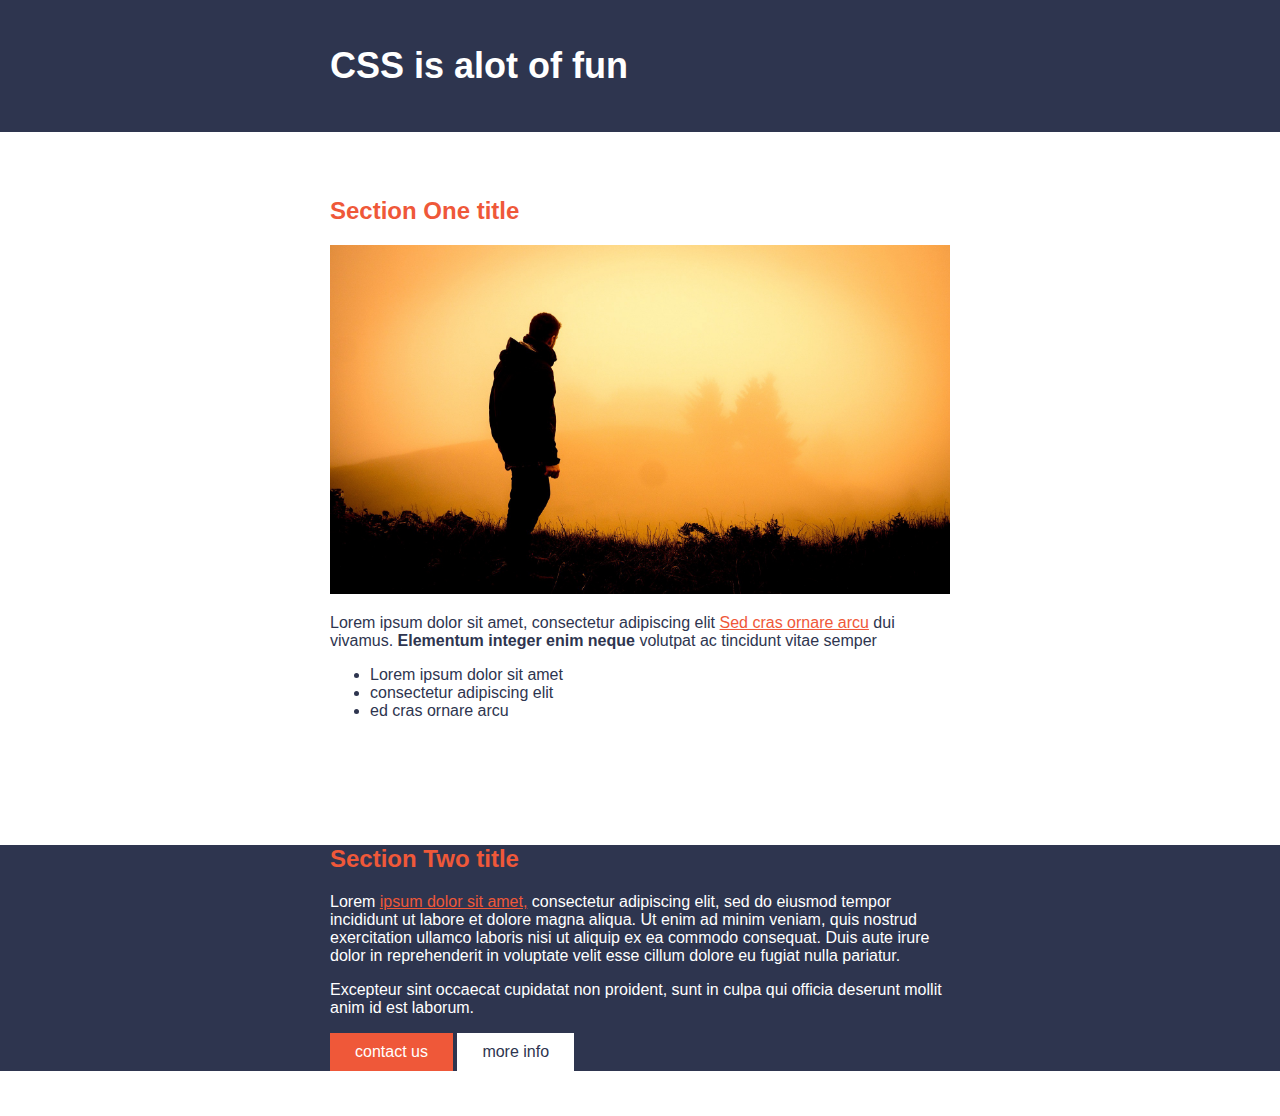
<file: index.html>
<!DOCTYPE html>
<html>
<head>
<link rel="stylesheet" type="text/css" href="css/style.css">
 <title></title>
</head>
<body>
  <header>
   <div class="container">
     <h1>CSS is alot of fun</h1>
   </div>
  </header>

  <section class="section-one">
   <div class="container">
    <h2>Section One title</h2>
    <img src="images/broadway.jpg" alt="fooggy boardwalk">
    <p>Lorem ipsum dolor sit amet, consectetur adipiscing elit <a href="#">Sed cras ornare arcu</a> dui vivamus.
    <strong>Elementum integer enim neque</strong> volutpat ac tincidunt vitae semper</p>

    <ul>
    <li>Lorem ipsum dolor sit amet</li>
    <li>consectetur adipiscing elit</li>
    <li>ed cras ornare arcu</li>
    </ul>
    </div>
 </section>

 <section>
  <div class="section-two">
  <div class="container">
  <h2>Section Two title</h2>

  <p>Lorem  <a href="#">ipsum dolor sit amet,</a> consectetur adipiscing elit, sed do eiusmod tempor incididunt ut labore et dolore magna aliqua. Ut enim ad minim veniam, quis nostrud exercitation ullamco laboris nisi ut aliquip ex ea commodo consequat. Duis aute irure dolor in reprehenderit in voluptate velit esse cillum dolore eu fugiat nulla pariatur.</p>
  <p>Excepteur sint occaecat cupidatat non proident, sunt in culpa qui officia deserunt mollit anim id est laborum.</p>
  <a href="#" class="btn btn-accent">contact us</a>
  <a href="#" class="btn btn-white">more info</a>

  </div>
 </section>

</body>
</html>
</file>
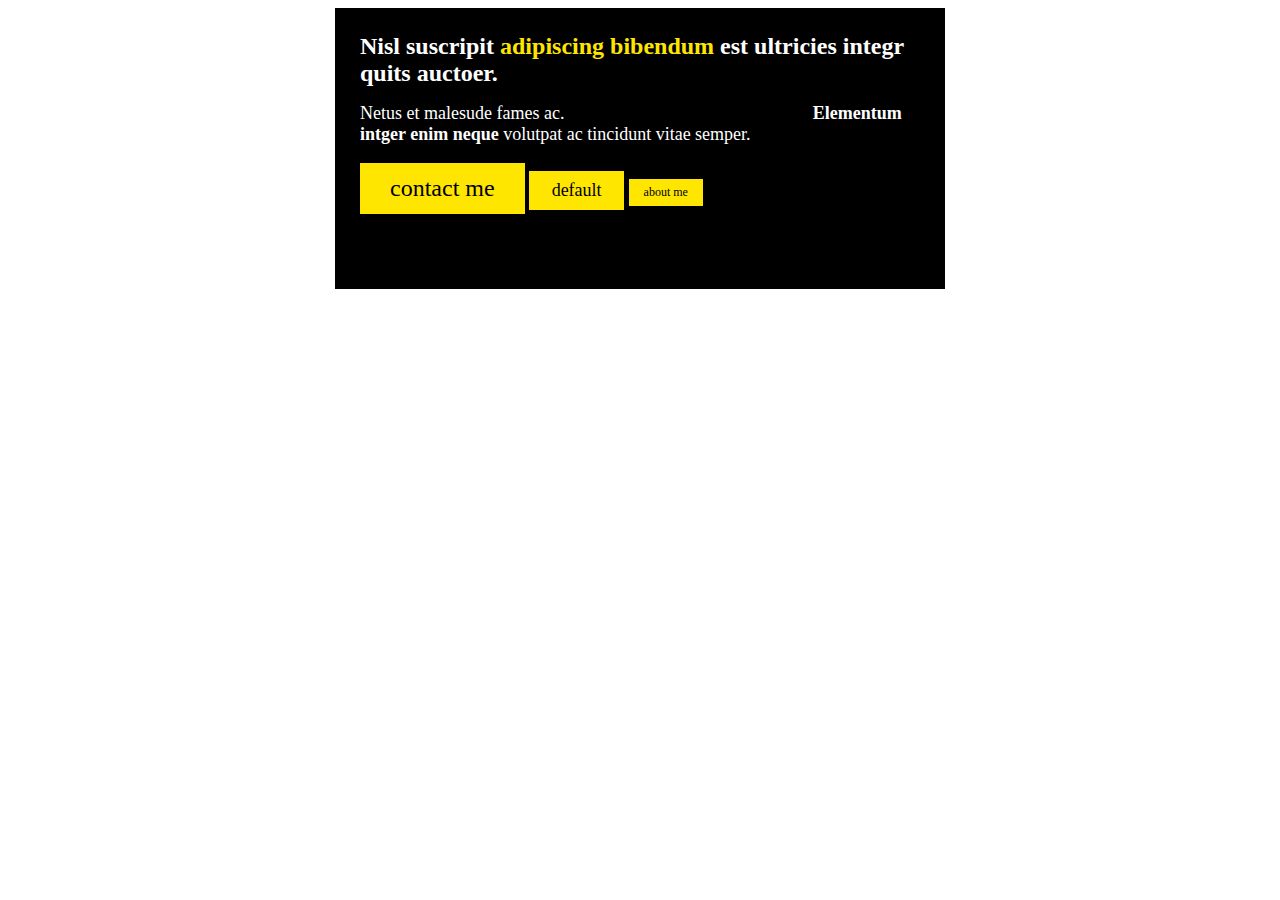
<file: card.html>
<!DOCTYPE html>
<html>
<head>
<link rel="stylesheet" type="text/css" href="css/cardStyle.css">
 <title>Card Example</title>
</head>
<body>
 <div class="card">
 <h1>Nisl suscripit <span class="accent-color"> adipiscing bibendum</span> est ultricies integr quits auctoer.</h1>
 <p> Netus et malesude fames ac. <a href="#"> Sed cras ornare arcu dui vivamus</a>
 <strong>Elementum intger enim neque</strong> volutpat ac tincidunt vitae semper.</p>
 <p class="links">
  <a class="button btn-big" href="#">contact me</a>
  <a class="button" href="#">default</a>
  <a class="button btn-small" href="#">about me</a>
  </p>
</body>
</html>
</file>
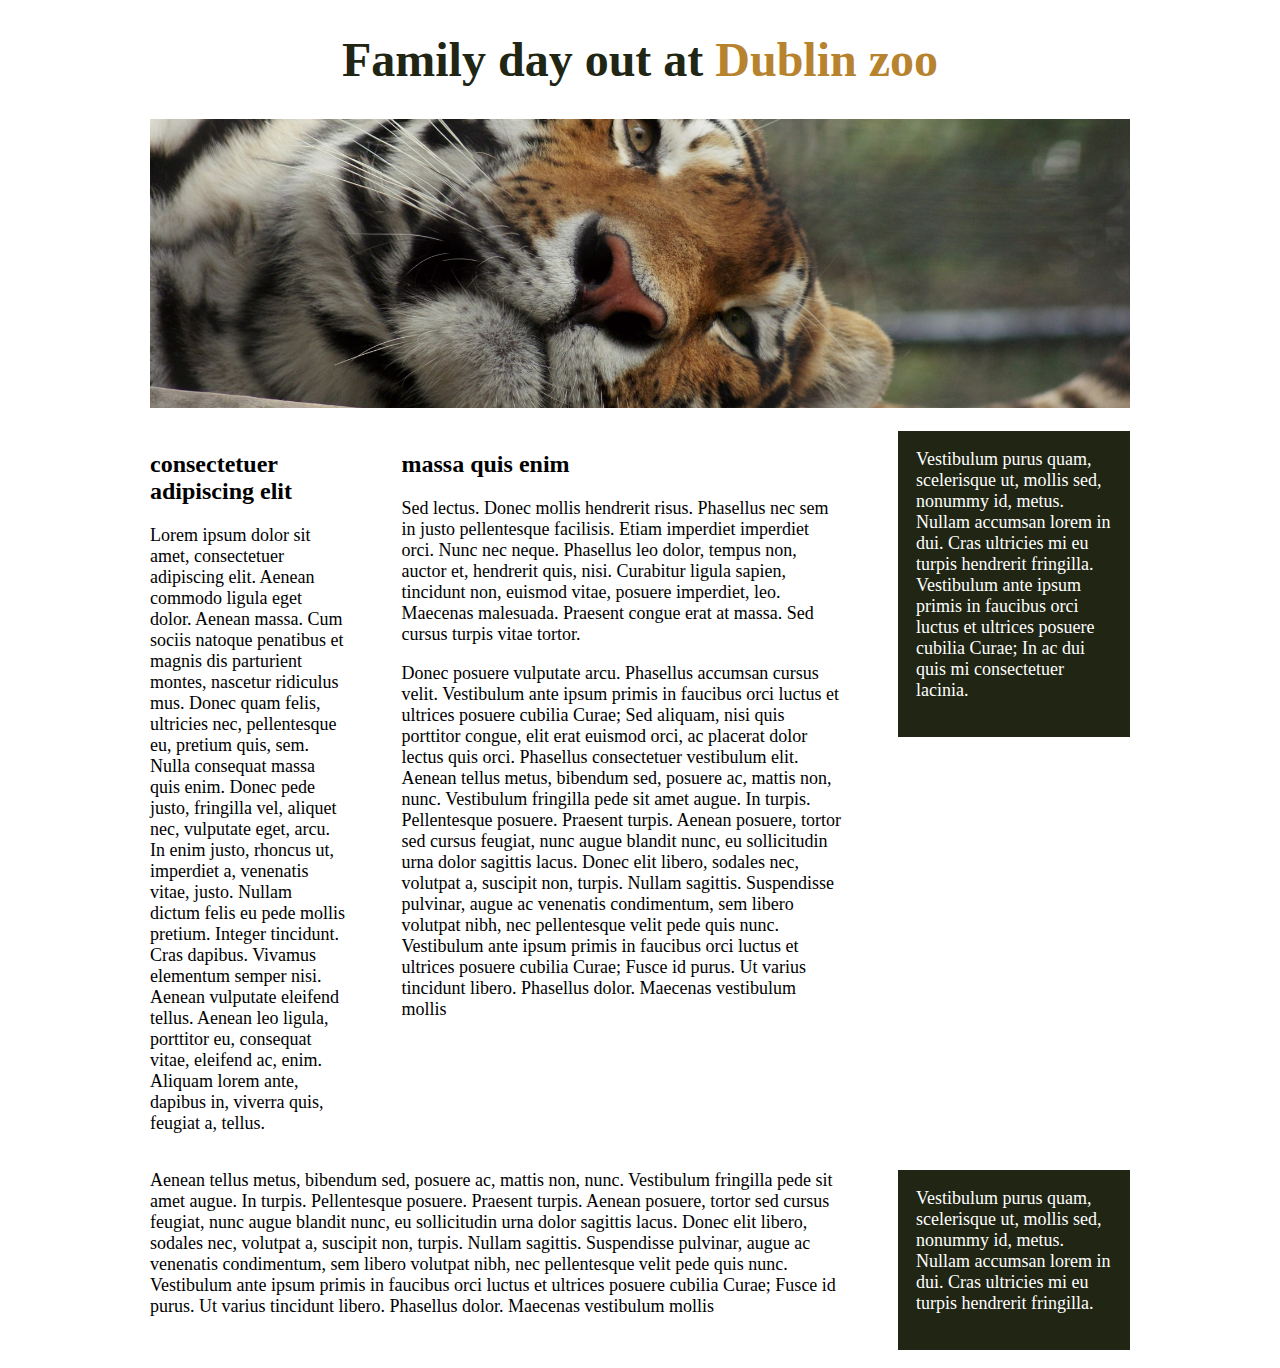
<file: flexLayout.html>
<!DOCTYPE html>
<html>
<head>
 <title>Responsive websites</title>
 <link rel="stylesheet" type="text/css" href="css/flexStyle.css">
</head>
<body>

<div class="container">
<h1>Family day out at<span> Dublin zoo</span></h1>
<img src="images/lion.jpg" alt="lion">
 <div class="columns">
  <div class="col col-1">
   <h2>consectetuer adipiscing elit </h2>
   <p>Lorem ipsum dolor sit amet, consectetuer adipiscing elit. Aenean commodo ligula eget dolor. Aenean massa. Cum sociis natoque penatibus et magnis dis parturient montes, nascetur ridiculus mus. Donec quam felis, ultricies nec, pellentesque eu, pretium quis, sem. Nulla consequat massa quis enim. Donec pede justo, fringilla vel, aliquet nec, vulputate eget, arcu. In enim justo, rhoncus ut, imperdiet a, venenatis vitae, justo. Nullam dictum felis eu pede mollis pretium. Integer tincidunt. Cras dapibus. Vivamus elementum semper nisi. Aenean vulputate eleifend tellus. Aenean leo ligula, porttitor eu, consequat vitae, eleifend ac, enim. Aliquam lorem ante, dapibus in, viverra quis, feugiat a, tellus.</p>
  </div>

  <div class="col col-2">
    <h2>massa quis enim </h2>
    <p>Sed lectus. Donec mollis hendrerit risus. Phasellus nec sem in justo pellentesque facilisis. Etiam imperdiet imperdiet orci. Nunc nec neque. Phasellus leo dolor, tempus non, auctor et, hendrerit quis, nisi. Curabitur ligula sapien, tincidunt non, euismod vitae, posuere imperdiet, leo. Maecenas malesuada. Praesent congue erat at massa. Sed cursus turpis vitae tortor.</p>
    <p> Donec posuere vulputate arcu. Phasellus accumsan cursus velit. Vestibulum ante ipsum primis in faucibus orci luctus et ultrices posuere cubilia Curae; Sed aliquam, nisi quis porttitor congue, elit erat euismod orci, ac placerat dolor lectus quis orci. Phasellus consectetuer vestibulum elit. Aenean tellus metus, bibendum sed, posuere ac, mattis non, nunc. Vestibulum fringilla pede sit amet augue. In turpis. Pellentesque posuere. Praesent turpis. Aenean posuere, tortor sed cursus feugiat, nunc augue blandit nunc, eu sollicitudin urna dolor sagittis lacus. Donec elit libero, sodales nec, volutpat a, suscipit non, turpis. Nullam sagittis. Suspendisse pulvinar, augue ac venenatis condimentum, sem libero volutpat nibh, nec pellentesque velit pede quis nunc. Vestibulum ante ipsum primis in faucibus orci luctus et ultrices posuere cubilia Curae; Fusce id purus. Ut varius tincidunt libero. Phasellus dolor. Maecenas vestibulum mollis</p>
  </div>

   <div class="col col-1 col-bg">
    <p>Vestibulum purus quam, scelerisque ut, mollis sed, nonummy id, metus. Nullam accumsan lorem in dui. Cras ultricies mi eu turpis hendrerit fringilla. Vestibulum ante ipsum primis in faucibus orci luctus et ultrices posuere cubilia Curae; In ac dui quis mi consectetuer lacinia.</p> 
   </div>

 </div> <!-- close columns -->

  <div class="columns">
   <div class="col col-3">
    <p>Aenean tellus metus, bibendum sed, posuere ac, mattis non, nunc. Vestibulum fringilla pede sit amet augue. In turpis. Pellentesque posuere. Praesent turpis. Aenean posuere, tortor sed cursus feugiat, nunc augue blandit nunc, eu sollicitudin urna dolor sagittis lacus. Donec elit libero, sodales nec, volutpat a, suscipit non, turpis. Nullam sagittis. Suspendisse pulvinar, augue ac venenatis condimentum, sem libero volutpat nibh, nec pellentesque velit pede quis nunc. Vestibulum ante ipsum primis in faucibus orci luctus et ultrices posuere cubilia Curae; Fusce id purus. Ut varius tincidunt libero. Phasellus dolor. Maecenas vestibulum mollis</p>
   </div>

  <div class="col col-1 col-bg">
   <p>Vestibulum purus quam, scelerisque ut, mollis sed, nonummy id, metus. Nullam accumsan lorem in dui. Cras ultricies mi eu turpis hendrerit fringilla.</p>
  </div>
 </div>   <!-- close columns -->
 
</div>
</body>
</html>
</file>
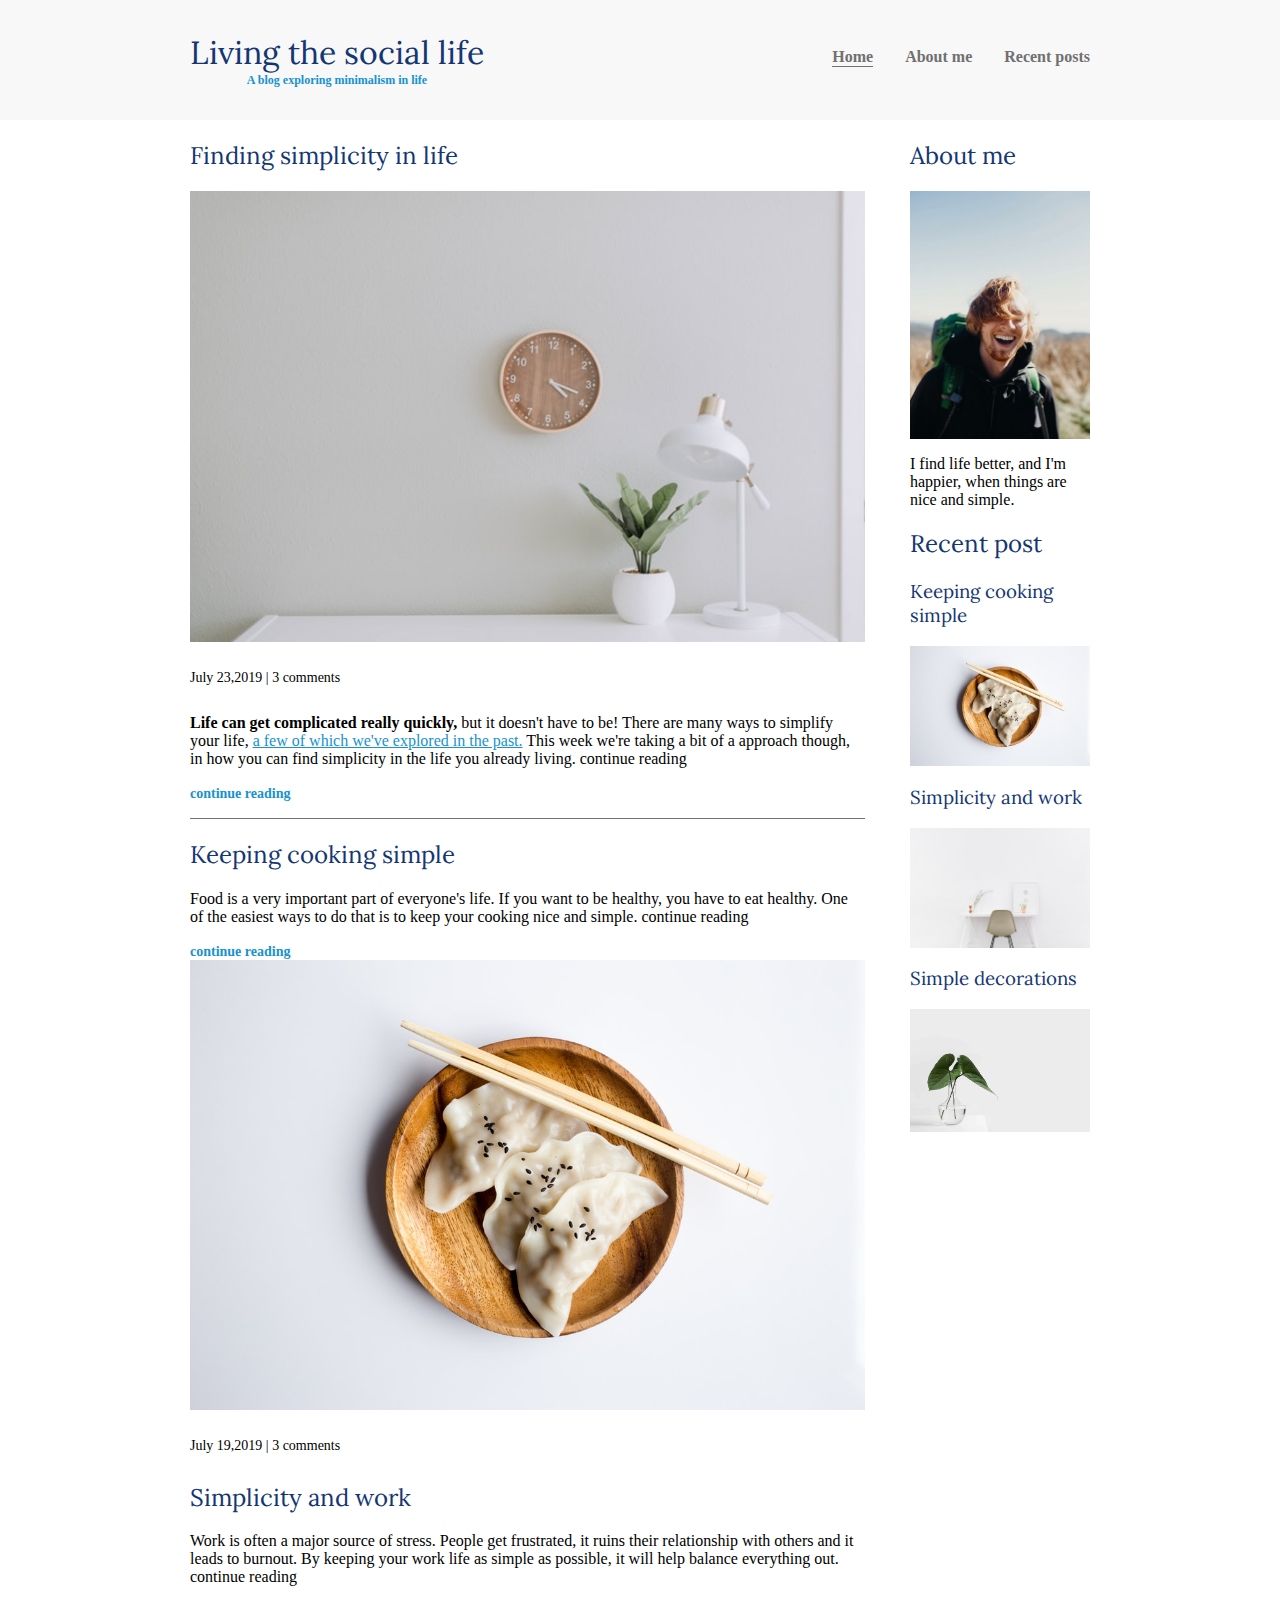
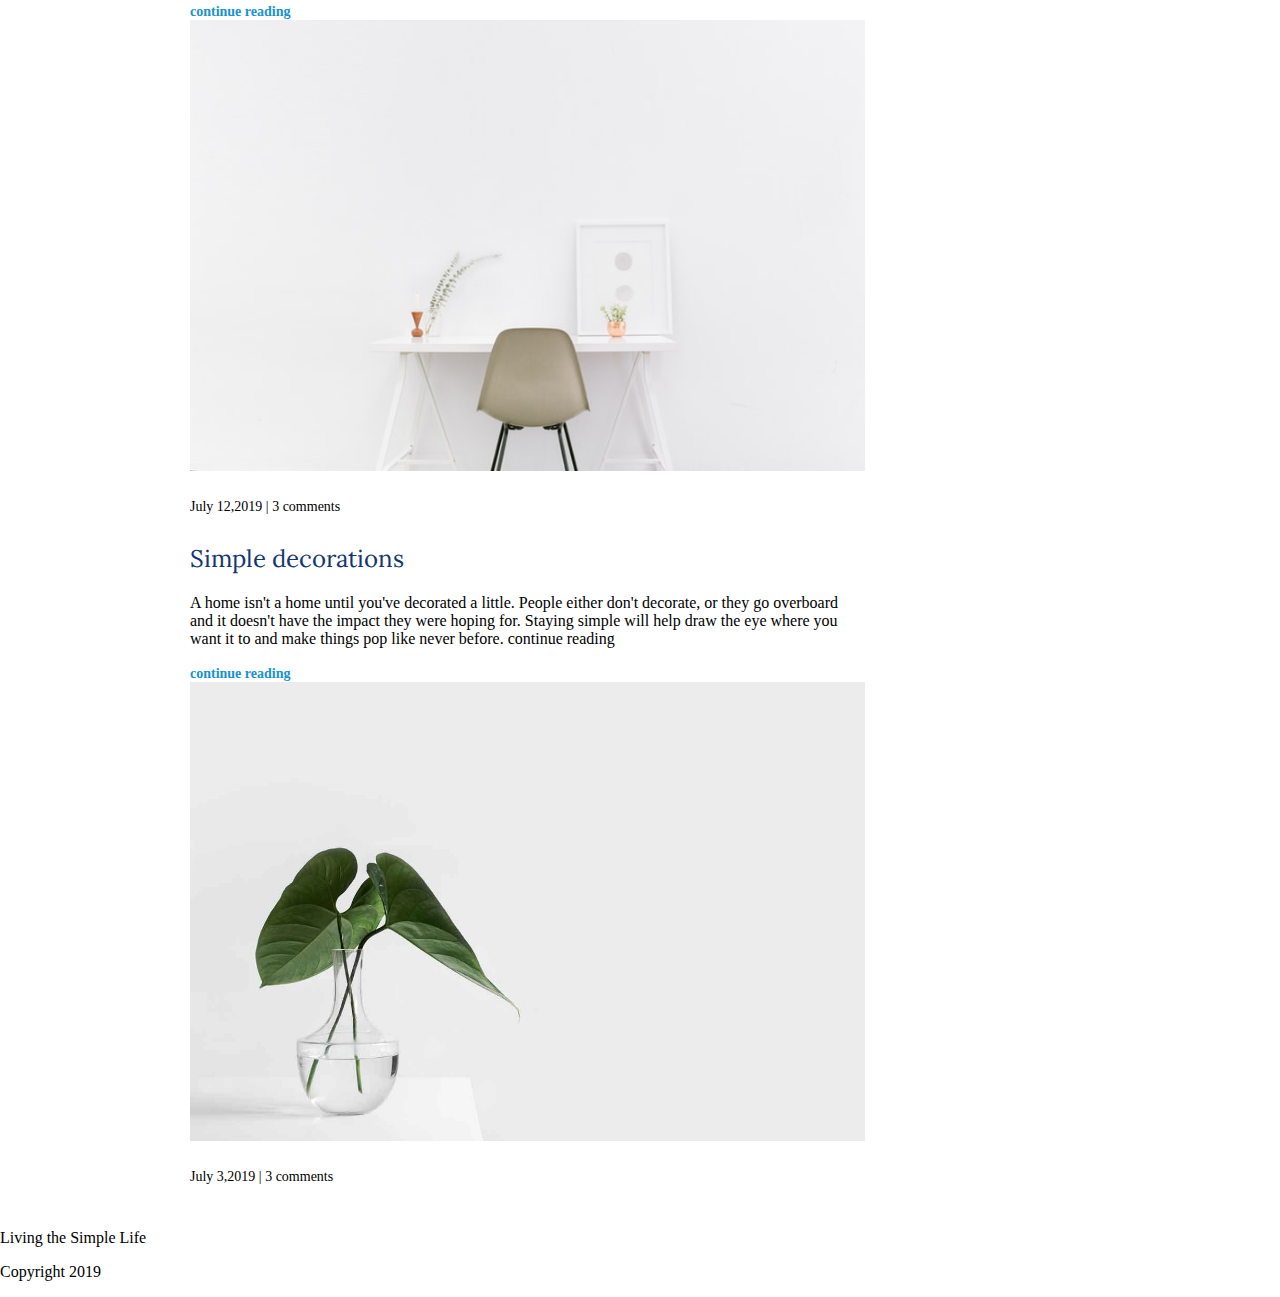
<file: nav.html>
<!DOCTYPE html>
<html>
<head>
  <title>Nav</title>
  <link rel="stylesheet" type="text/css" href="css/navStyle.css">
  <link href="https://fonts.googleapis.com/css?family=Lora|Ubuntu:300,400,700&display=swap" rel="stylesheet">
</head>
<body>
   <header>
   <div class="container container-flex">
       <div class="site-title">
        <h1>Living the social life</h1>
        <p class="subtitle">A blog exploring minimalism in life</p>
       </div>

       <nav>
        <ul>
         <li class="current-page"><a href="#">Home</a></li>
         <li><a href="#">About me</a></li>
         <li><a href="#">Recent posts</a></li>
        </ul>
       </nav>
     </div>


   </header>

   <div class="container container-flex">
    <main>
      <article class="article-featured">
        <h2 class="article-title">Finding simplicity in life</h2>
        <img src="images/desk.jpg" alt="white desk with a white lamp on top" class="article-image">
        <p class="article-info">July 23,2019 | 3 comments</p>
        <p class="article-body"> <strong>Life can get complicated really quickly,</strong> but it doesn't have to be! There are many ways to simplify your life, <a href="#">a few of which we've explored in the past.</a> This week we're taking a bit of a approach though, in how you can find simplicity in the life you already living. continue reading</p>
        <a href="#" class="article-read-more">continue reading</a>
      </article>

      <article class="article-recent">
       <div class="article-rcent-main">
         <h2 class="article-title">Keeping cooking simple</h2>
         <p class="article-body">Food is a very important part of everyone's life. If you want to be healthy, you have to eat healthy. One of the easiest ways to do that is to keep your cooking nice and simple. continue reading</p>
         <a href="#" class="article-read-more">continue reading</a>
       </div>
       <div class="article-recent-secondary">
        <img src="images/food.jpg" alt="food in a bowl" class="article-image">
        <p class="article-info">July 19,2019 | 3 comments</p>
       </div>
      </article>

      <article class="article-recent">
       <div class="article-rcent-main">
         <h2 class="article-title">Simplicity and work</h2>
         <p class="article-body">Work is often a major source of stress. People get frustrated, it ruins their relationship with others and it leads to burnout. By keeping your work life as simple as possible, it will help balance everything out. continue reading</p>
         <a href="#" class="article-read-more">continue reading</a>
       </div>
       <div class="article-recent-secondary">
        <img src="images/bench.jpg" alt="white desk" class="article-image">
        <p class="article-info">July 12,2019 | 3 comments</p>
       </div>
      </article>

      <article class="article-recent">
       <div class="article-recent-main">
         <h2 class="article-title">Simple decorations</h2>
         <p class="article-body">A home isn't a home until you've decorated a little. People either don't decorate, or they go overboard and it doesn't have the impact they were hoping for. Staying simple will help draw the eye where you want it to and make things pop like never before. continue reading</p>
         <a href="#" class="article-read-more">continue reading</a>
       </div>
       <div class="article-recent-secondary">
        <img src="images/plant.jpg" alt="plant in vase" class="article-image">
        <p class="article-info">July 3,2019 | 3 comments</p>
       </div>
      </article>

      
    </main>



    <aside class="sidebar">
      <div class="sidebar-widget">
        <h2 class="widget-title">About me</h2>
        <img src="images/mike.jpg" alt="man smiling" class="widget-image">
        <p class="widget-body">I find life better, and I'm happier, when things are nice and simple.</p>
      </div>

      <div class="sidebar-widget">
        <h2 class="widget-title">Recent post</h2>
         <div class="widget-recent-post">
          <h3 class="widget-recent-post-title">Keeping cooking simple</h3>
          <img src="images/food.jpg" alt="food" class="widget-image">
         </div>
         <div class="widget-recent-post">
          <h3 class="widget-recent-post-title">Simplicity and work</h3>
          <img src="images/bench.jpg" alt="white bench" class="widget-image">
         </div>
         <div class="widget-recent-post">
          <h3 class="widget-recent-post-title">Simple decorations</h3>
          <img src="images/plant.jpg" alt="plant" class="widget-image">
         </div> 
      </div>

    </aside>
     
   </div>




   <footer>
    <p>Living the Simple Life</p>
    <p>Copyright 2019</p>
   </footer>
</body>
</html>
</file>
<file: css/style.css>
body{
	margin: 0;
	font-kerning: 18px;
	font-family: 'Lato', sans-serif;
	color: #2e354f;
   }

   img{
   	width: 100%;
   }
ul{
	font-size: 1em;
}
h1,
h2,
strong{
	font-weight: 900;
	}

h1{
	font-size: 36px;
	margin: 0;
	}

h2{
 	font-size: 24px;
	color: #ef5839;
	}

 a{
	color: #ef5839;
  }
  a:hoover,
  a:focus{
  	color: #d4b44c;
  }

  .btn{
  	display: inline-block;
  	padding: 10px 25px;
  	text-decoration: none;
  }

  .btn-accent{
  	background: #ef5839;
  	color: #fff;
  }


 .btn-accent:hoover{
	color: #2e354f;
	background: #d4b44c;
}

.btn-white{
	background: #fff;
	color:#2e354f;
}

header{
	background: #2e354f;
	padding: 45px 0;
	color: #fff;
}

section{
	padding: 45px 0;
}

.container{
	width:90%;
	max-width: 620px;
	margin: 0 auto;
	/*border: 2px solid magenta;*/
}

.section-two{
	background: #2e354f;
	color: #ffff;
}
</file>
<file: css/cardStyle.css>
.card{
	background:  #000;
	color: white;
	width: 560px;
	margin: 0 auto;
	padding: 25px;
}
 h1,p{
 	margin-top:0;
 }

 h1{
 	font-size: 24px;
 }

 p{
 	font-size: 18px;
 }

a{
	color: black;
}

.button{
	display: inline-block;
	background: #FFE600;
	color: black;
	padding: .5em 1.25em;
	text-align: center;
	text-decoration: none;
	margin-bottom: 50px;
}

.button:hoover{
	background: orange;
}

.btn-big{
	font-size: 1.5rem;
}

.btn-small{
font-size: .75rem;
}

.accent-color{
	color: #FFE600;
}

.links{
	margin-top: 0;
	margin-bottom:0;
}
</file>
<file: css/flexStyle.css>
body{
	font-size:1.125rem;
	color: #707070
	margin: 0;
}

.container{
	width:95%;
	max-width: 980px;
	margin: 0 auto;
	/*border: 2px solid magenta;*/
}

img{
max-width:100%;
}

.columns{
display: flex;
justify-content: space-between;
align-items: flex-start;
margin: 1em 0; 
}


.col{
	
}

.col-1{
width: 20%;
}

.col-2{
width: 45%;

}

.col-3{
width:70%;
}

.col-bg{
	background: #212614;
	padding: 1em;
	color:#fff;

}
h1 span{
	color:#B7832F;
}

h1{
	font-size: 3rem;
	color: #212614;
	text-align: center;
}

h2{
	font-size: 1.5rem;
}

p{
	margin-top: 0;
}

@media (max-width: 600px) {

	.columns{
		flex-direction: column;
	}

	.col-1,
	.col-2,
	.col-3{
		width: 100%;
	}
}
</file>
<file: css/navStyle.css>
body{
	margin: 0;
	font-family: 'Ubuntu', sans-serif
	font-size: 1.125rem;
	font-weight: 300;
}


.container{
	width: 98%;
	max-width: 900px;
	margin: 0 auto;
}

.container-flex{
	display: flex;
	flex-direction: column;
	justify-content: space-between;
}

img{
	max-width: 100%;
	display: block;
}
header{
	background: #F8F8F8;
	padding: 2em 0;
	text-align: center;
}

h1,
h2,
h3{
	font-family: 'Lora',serif;
	font-weight: 400;
	color:#143774;
}
h1{
	
	font-size: 2rem;
	margin: 0;
}

a{
	color: #1792d2;
}

a:hover,
a:focus{
	color: #143774;
}

strong{
	font-weight: 700;
}
/*h1 subtitle*/
.subtitle{
	font-size: .75rem;
	font-weight: 700;
	color:#1792D2;
	margin: 0;
}

.article-title{
	font-size: 1.5rem;

}

.article-read-more,
.article-info{
	font-size: .875rem;
}

.article-read-more{
	color: #1792d2;
	text-decoration: none;
	font-weight: 700;
}

.article-read-more:hover,
.article-read-more:focus{
	color: #143774;
	text-decoration: underline;
}

.article-info{
	margin: 2em 0;
}

@media (min-width: 675px){
	.container-flex{
		flex-direction: row;
	}

	main{
		width: 75%;
	}

	aside{
		width:20%;
	}
}

/*main{
	width:75%;
}

aside{
  width:20%;
}*/

/*navigation*/
nav ul{
	list-style: none;
	padding: 0;
	display: flex;
	justify-content: center;
}

nav li{
	margin-left: 2em;
}

nav a{
	text-decoration: none;
	color: #707070;
	font-weight: 700;
	padding: .25em 0;
}

nav a:hover,
nav a:focus{
	color: #1792d2;
}

.current-page {
	border-bottom: 1px solid #707070;
}

.current-page:hover {
	color: #707070;
}

@media (max-width: 675px){
	nav ul{
		flex-direction: column;
	}

	nav li{
		margin: .5em 0;
	}
}


/*article*/
.article-featured{
border-bottom: #707070 1px solid;
padding-bottom: 1em;
}
</file>
